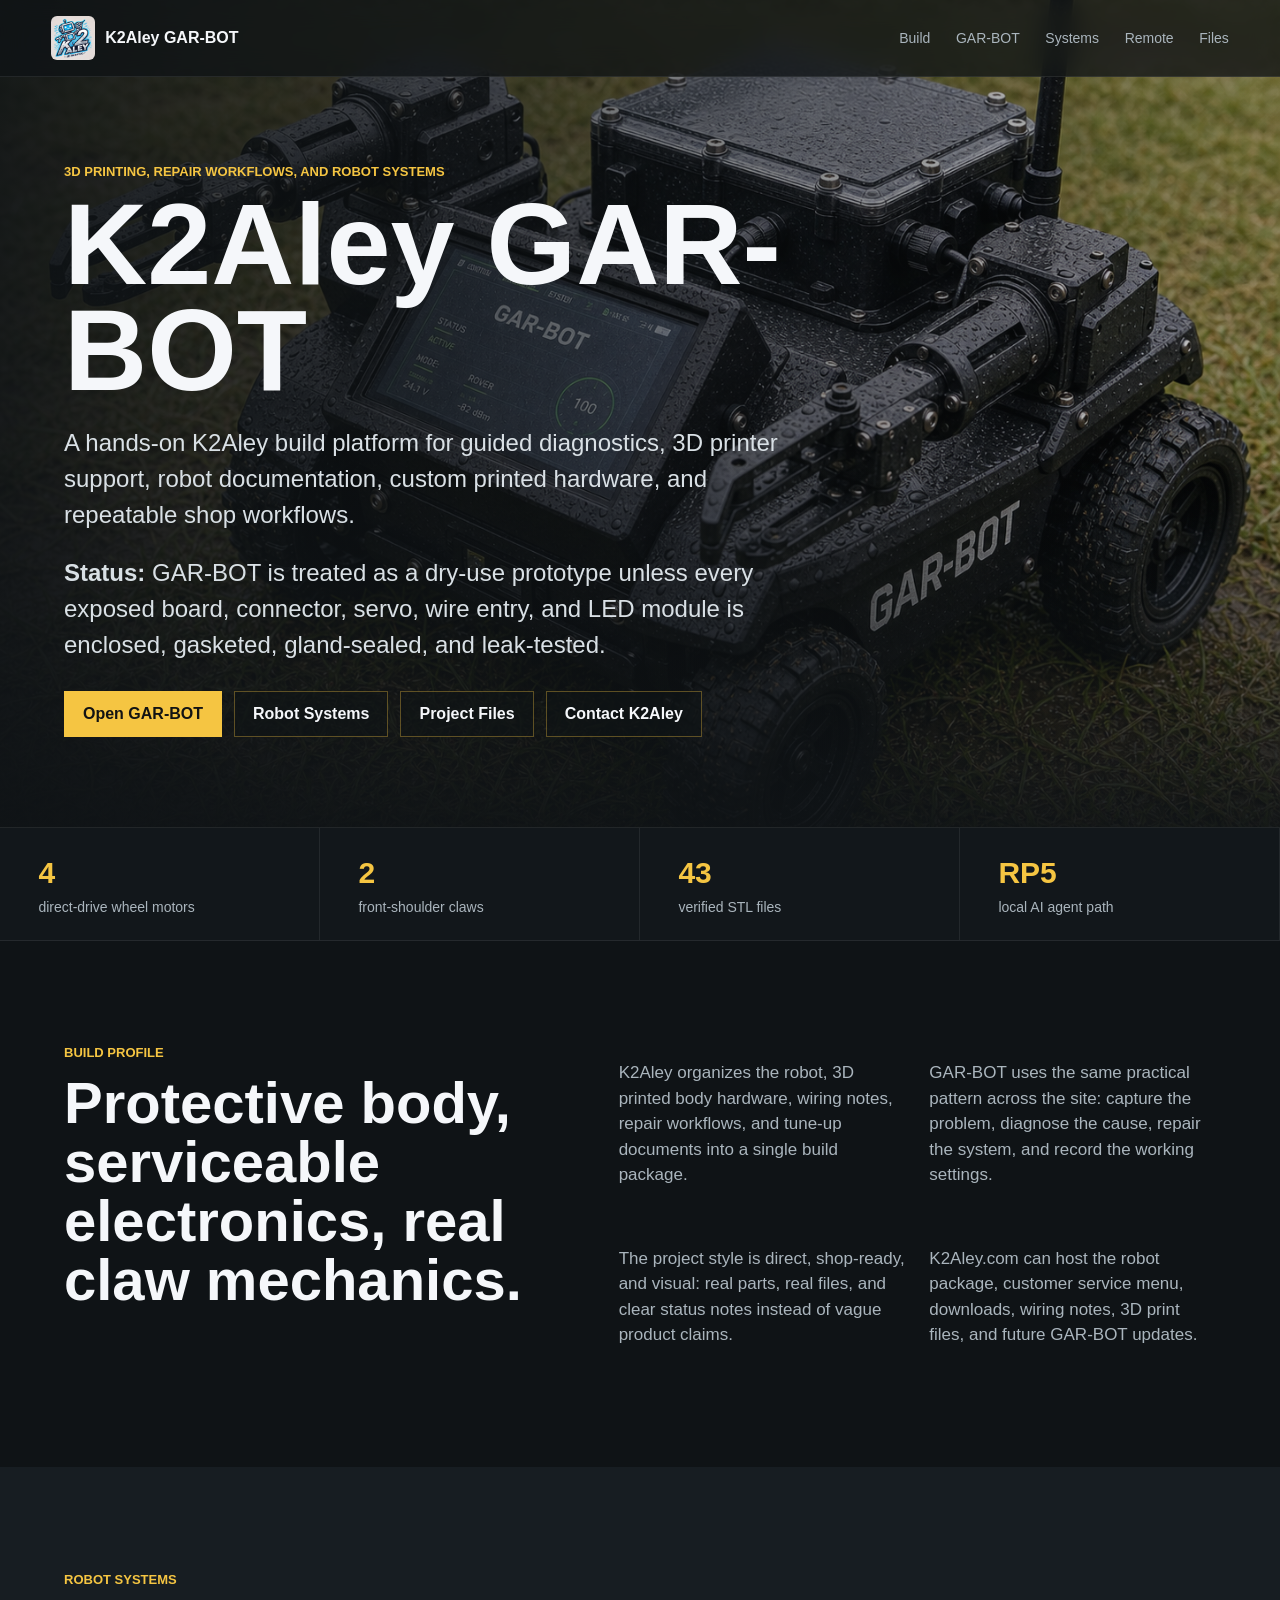
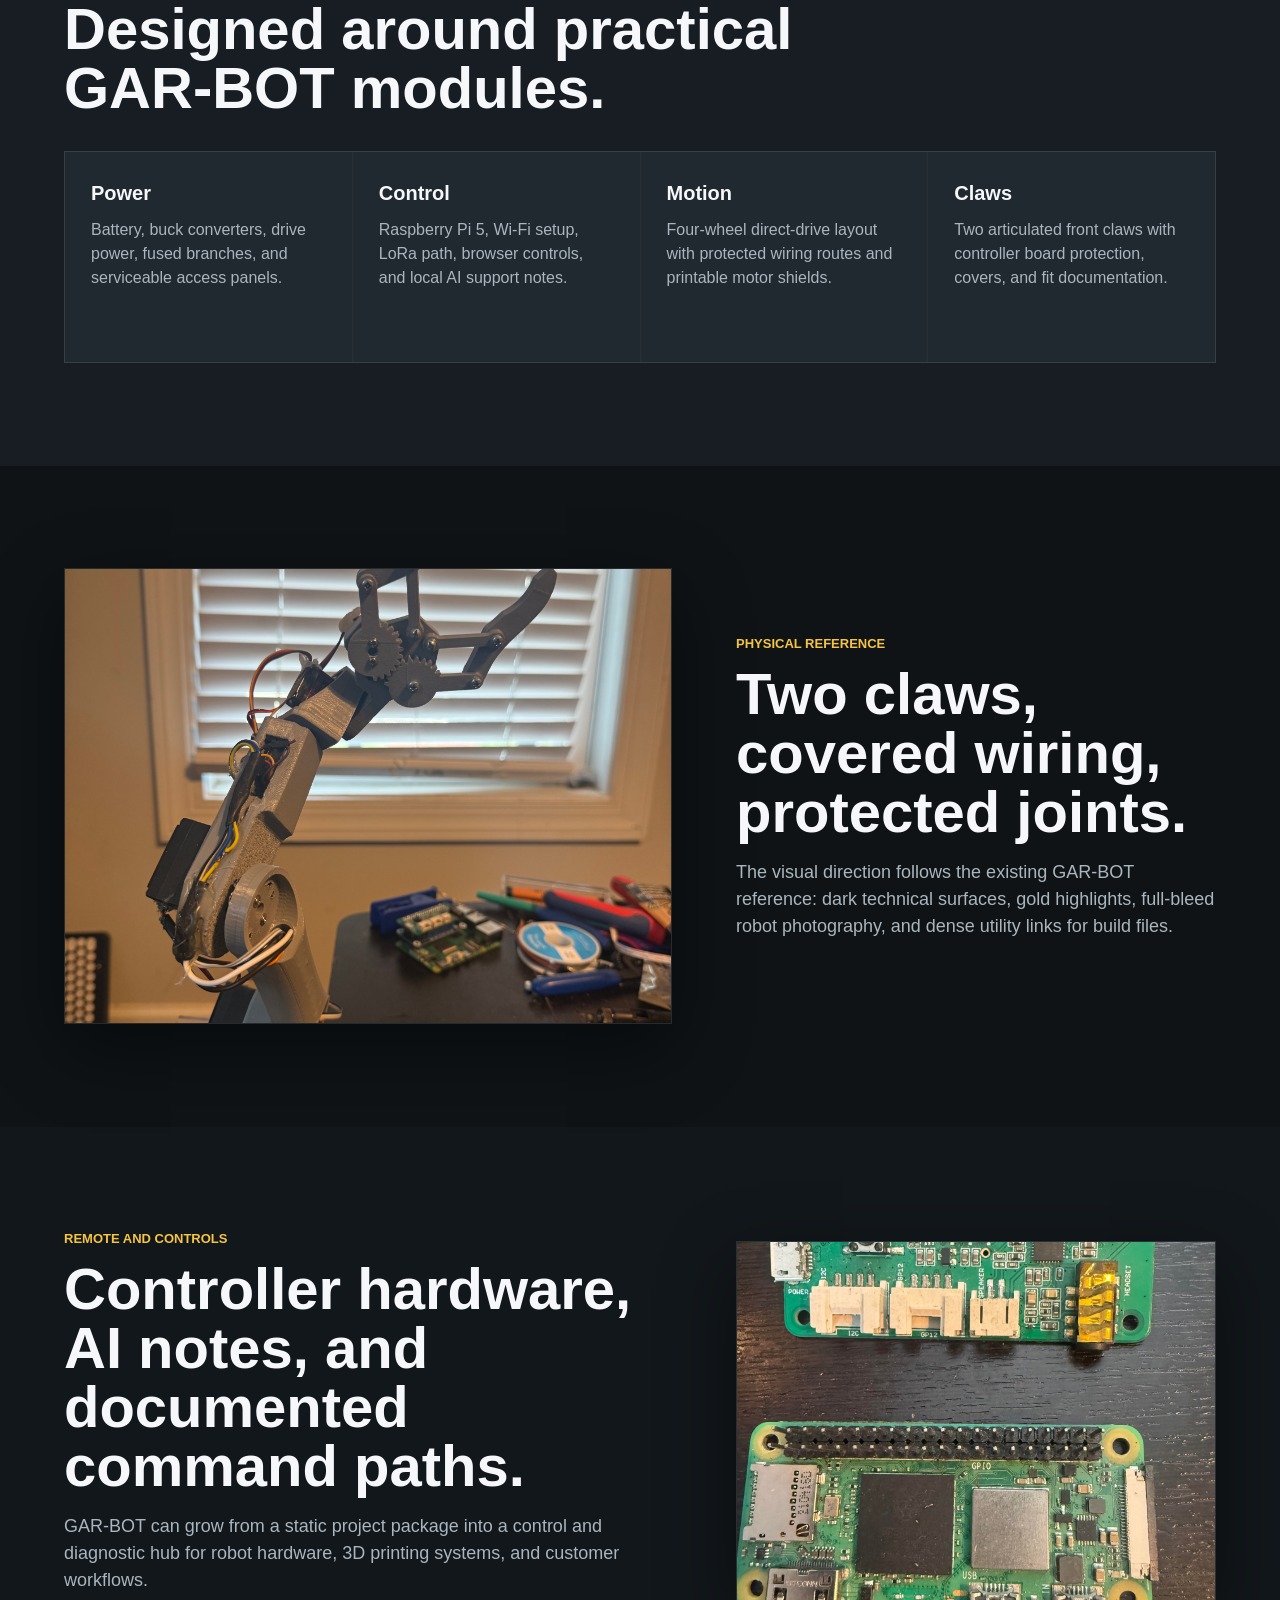
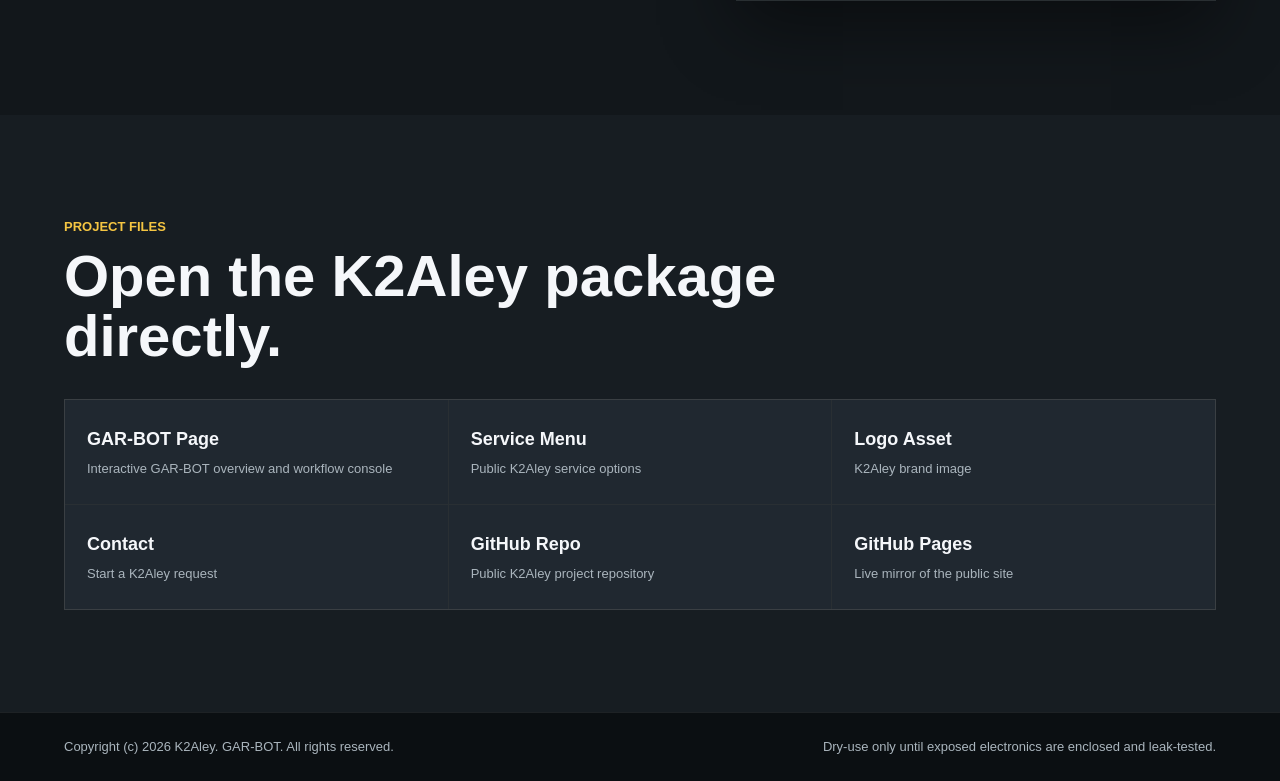
<file: index.html>
<!doctype html>
<html lang="en">
  <head>
    <meta charset="utf-8">
    <meta name="viewport" content="width=device-width, initial-scale=1">
    <meta name="description" content="K2Aley GAR-BOT: a practical 3D printing, repair, automation, and robot build platform from K2Aley LLC.">
    <link rel="canonical" href="https://K2Aley.com/">
    <title>K2Aley GAR-BOT</title>
    <link rel="icon" type="image/png" href="assets/logoK2Aley.png">
    <link rel="apple-touch-icon" href="assets/logoK2Aley.png">
    <link rel="stylesheet" href="styles.css">
  </head>
  <body>
    <header class="site-header">
      <a class="brand" href="#top" aria-label="K2Aley GAR-BOT home">
        <img class="brand-logo" src="assets/logoK2Aley.png" alt="">
        <span>K2Aley GAR-BOT</span>
      </a>
      <nav aria-label="Primary navigation">
        <a href="#build">Build</a>
        <a href="GAR-BOT/">GAR-BOT</a>
        <a href="#systems">Systems</a>
        <a href="#remote">Remote</a>
        <a href="#files">Files</a>
      </nav>
    </header>

    <main id="top">
      <section class="hero" aria-labelledby="hero-title">
        <img src="assets/garbot-two-claw.png" alt="K2Aley GAR-BOT two-claw rover prototype" class="hero-image">
        <div class="hero-shade"></div>
        <div class="hero-content">
          <p class="eyebrow">3D printing, repair workflows, and robot systems</p>
          <h1 id="hero-title">K2Aley GAR-BOT</h1>
          <p class="hero-copy">
            A hands-on K2Aley build platform for guided diagnostics, 3D printer support, robot documentation,
            custom printed hardware, and repeatable shop workflows.
          </p>
          <p class="hero-copy">
            <strong>Status:</strong> GAR-BOT is treated as a dry-use prototype unless every exposed board,
            connector, servo, wire entry, and LED module is enclosed, gasketed, gland-sealed, and leak-tested.
          </p>
          <div class="hero-actions" aria-label="Featured project links">
            <a class="button primary" href="GAR-BOT/">Open GAR-BOT</a>
            <a class="button secondary" href="#systems">Robot Systems</a>
            <a class="button secondary" href="#files">Project Files</a>
            <a class="button secondary" href="mailto:hello@k2aley.com">Contact K2Aley</a>
          </div>
        </div>
      </section>

      <section class="status-strip" aria-label="Project highlights">
        <div><strong>4</strong><span>direct-drive wheel motors</span></div>
        <div><strong>2</strong><span>front-shoulder claws</span></div>
        <div><strong>43</strong><span>verified STL files</span></div>
        <div><strong>RP5</strong><span>local AI agent path</span></div>
      </section>

      <section id="build" class="section split">
        <div>
          <p class="eyebrow">Build Profile</p>
          <h2>Protective body, serviceable electronics, real claw mechanics.</h2>
        </div>
        <div class="copy-grid">
          <p>
            K2Aley organizes the robot, 3D printed body hardware, wiring notes, repair workflows,
            and tune-up documents into a single build package.
          </p>
          <p>
            GAR-BOT uses the same practical pattern across the site: capture the problem,
            diagnose the cause, repair the system, and record the working settings.
          </p>
          <p>
            The project style is direct, shop-ready, and visual: real parts, real files,
            and clear status notes instead of vague product claims.
          </p>
          <p>
            K2Aley.com can host the robot package, customer service menu, downloads,
            wiring notes, 3D print files, and future GAR-BOT updates.
          </p>
        </div>
      </section>

      <section id="systems" class="section systems" aria-labelledby="systems-title">
        <div class="section-heading">
          <p class="eyebrow">Robot Systems</p>
          <h2 id="systems-title">Designed around practical GAR-BOT modules.</h2>
        </div>
        <div class="system-grid">
          <article>
            <h3>Power</h3>
            <p>Battery, buck converters, drive power, fused branches, and serviceable access panels.</p>
          </article>
          <article>
            <h3>Control</h3>
            <p>Raspberry Pi 5, Wi-Fi setup, LoRa path, browser controls, and local AI support notes.</p>
          </article>
          <article>
            <h3>Motion</h3>
            <p>Four-wheel direct-drive layout with protected wiring routes and printable motor shields.</p>
          </article>
          <article>
            <h3>Claws</h3>
            <p>Two articulated front claws with controller board protection, covers, and fit documentation.</p>
          </article>
        </div>
      </section>

      <section class="section image-band" aria-label="Two claw reference">
        <img src="assets/claw-reference.jpeg" alt="Physical two-claw mechanism reference">
        <div>
          <p class="eyebrow">Physical Reference</p>
          <h2>Two claws, covered wiring, protected joints.</h2>
          <p>
            The visual direction follows the existing GAR-BOT reference: dark technical surfaces,
            gold highlights, full-bleed robot photography, and dense utility links for build files.
          </p>
        </div>
      </section>

      <section id="remote" class="section image-band reverse" aria-label="Remote transmitter">
        <img src="assets/remote-transmitter.jpg" alt="Raspberry Pi Zero 2 W and Pico Voice remote transmitter board">
        <div>
          <p class="eyebrow">Remote and Controls</p>
          <h2>Controller hardware, AI notes, and documented command paths.</h2>
          <p>
            GAR-BOT can grow from a static project package into a control and diagnostic hub
            for robot hardware, 3D printing systems, and customer workflows.
          </p>
        </div>
      </section>

      <section id="files" class="section files">
        <div class="section-heading">
          <p class="eyebrow">Project Files</p>
          <h2>Open the K2Aley package directly.</h2>
        </div>
        <div class="file-list">
          <a href="GAR-BOT/"><span>GAR-BOT Page</span><small>Interactive GAR-BOT overview and workflow console</small></a>
          <a href="docs/service-menu.md"><span>Service Menu</span><small>Public K2Aley service options</small></a>
          <a href="k2aley-logo.png"><span>Logo Asset</span><small>K2Aley brand image</small></a>
          <a href="mailto:hello@k2aley.com"><span>Contact</span><small>Start a K2Aley request</small></a>
          <a href="https://github.com/alexgarnes/K2Aley"><span>GitHub Repo</span><small>Public K2Aley project repository</small></a>
          <a href="https://alexgarnes.github.io/K2Aley/"><span>GitHub Pages</span><small>Live mirror of the public site</small></a>
        </div>
      </section>
    </main>

    <footer>
      <span>Copyright (c) 2026 K2Aley. GAR-BOT. All rights reserved.</span>
      <span>Dry-use only until exposed electronics are enclosed and leak-tested.</span>
    </footer>
  </body>
</html>
</file>
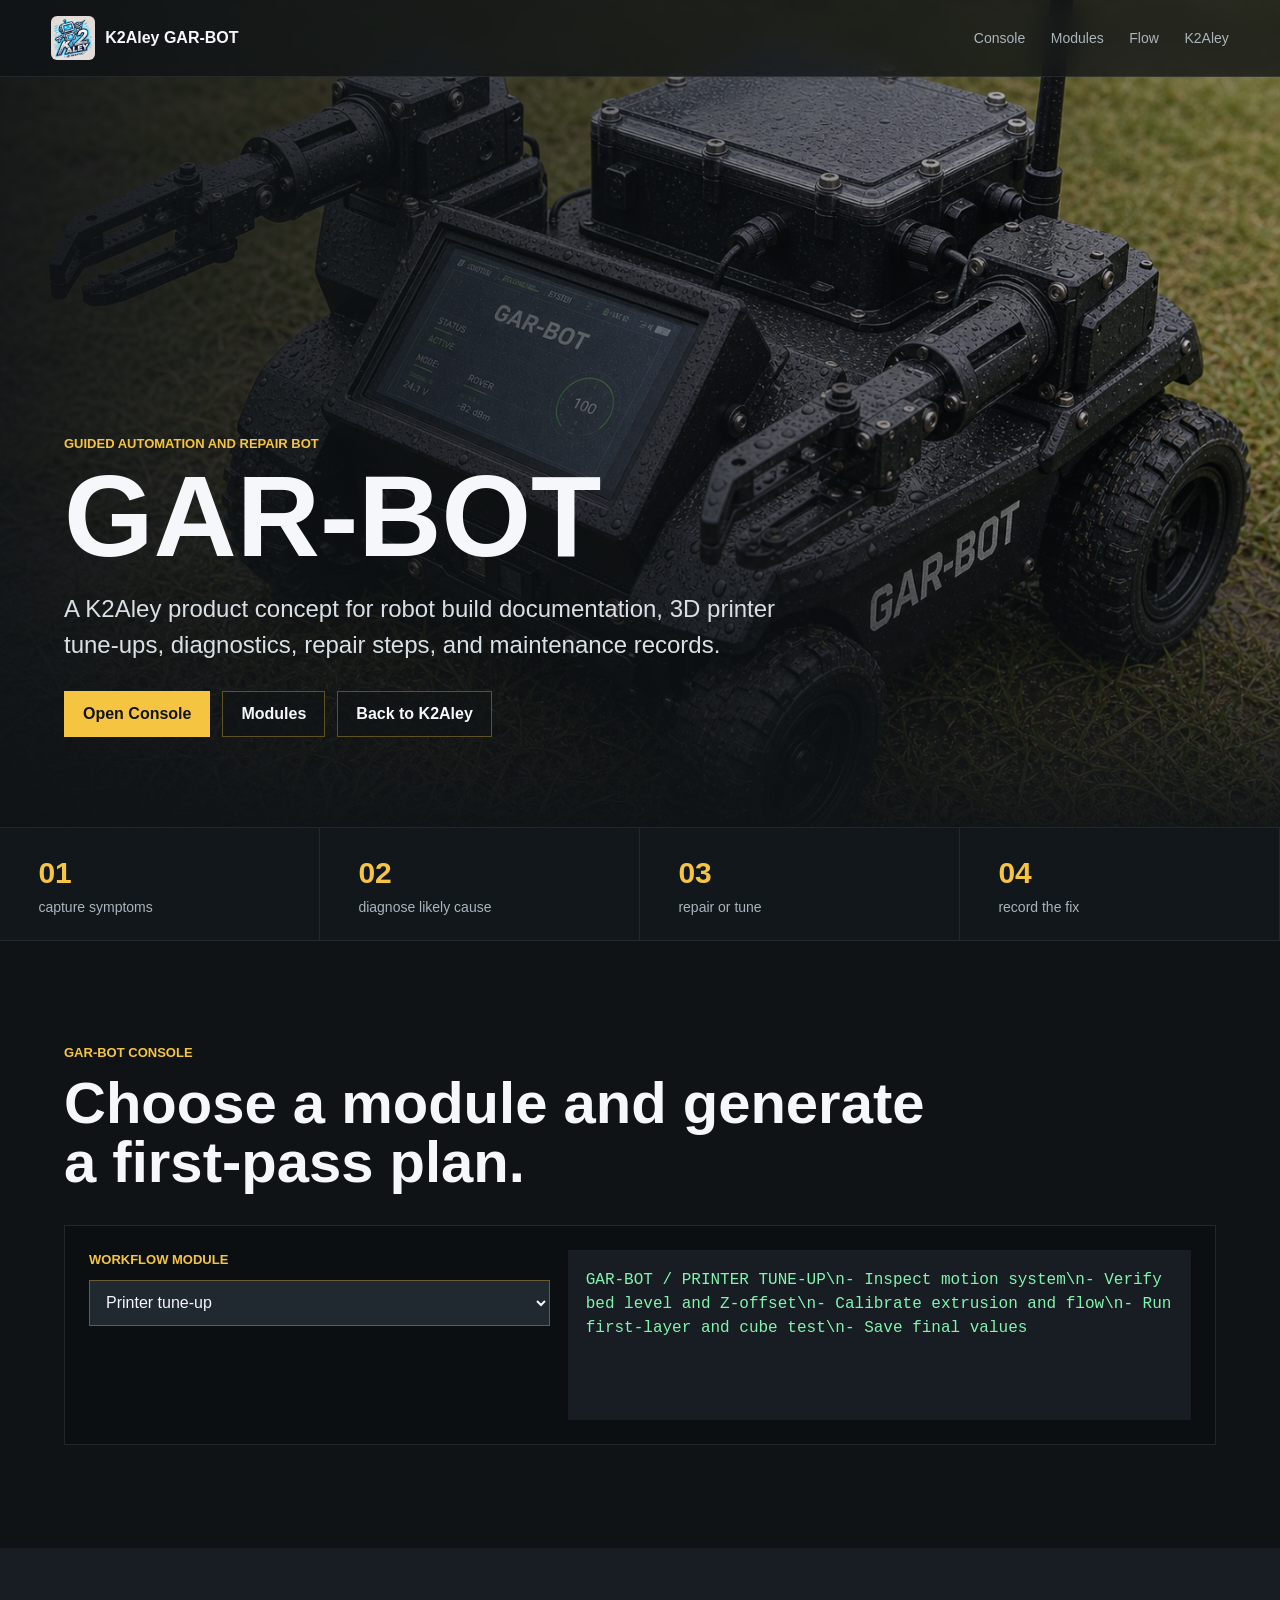
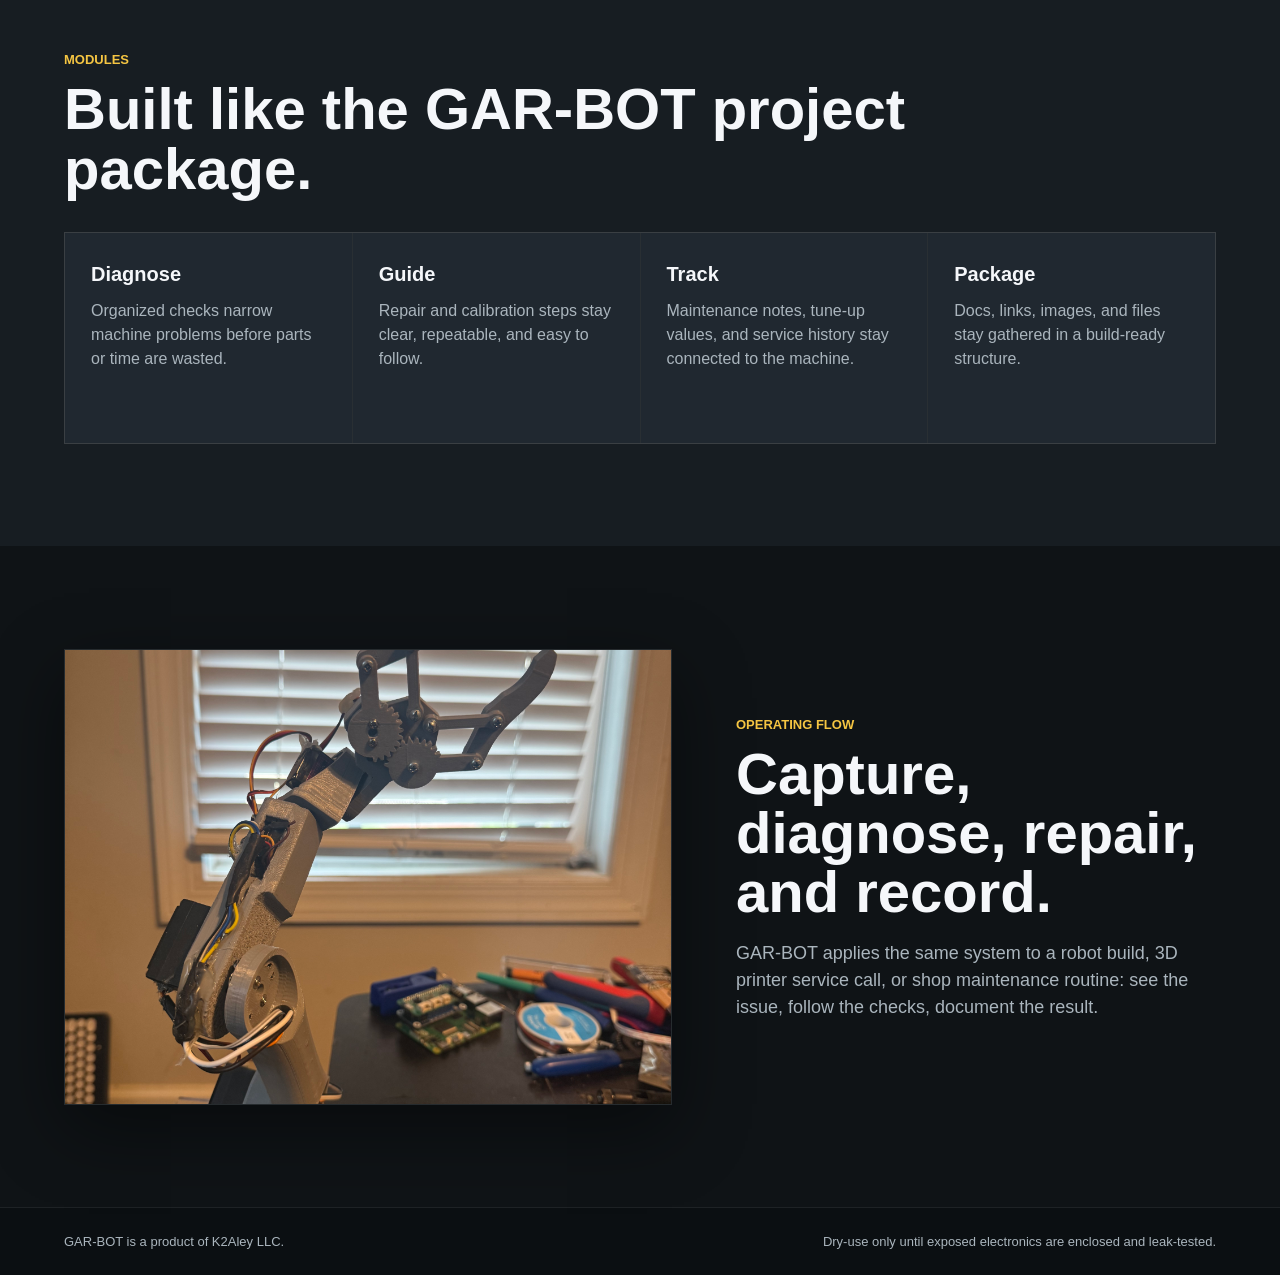
<file: GAR-BOT/index.html>
<!doctype html>
<html lang="en">
  <head>
    <meta charset="utf-8">
    <meta name="viewport" content="width=device-width, initial-scale=1">
    <meta name="description" content="GAR-BOT is K2Aley's guided automation and repair bot for robot diagnostics, 3D printing support, tune-ups, and shop workflows.">
    <title>GAR-BOT | K2Aley</title>
    <link rel="icon" type="image/png" href="../assets/logoK2Aley.png">
    <link rel="stylesheet" href="../styles.css">
  </head>
  <body>
    <header class="site-header">
      <a class="brand" href="../index.html" aria-label="Back to K2Aley home">
        <img class="brand-logo" src="../assets/logoK2Aley.png" alt="">
        <span>K2Aley GAR-BOT</span>
      </a>
      <nav aria-label="Primary navigation">
        <a href="#console">Console</a>
        <a href="#modules">Modules</a>
        <a href="#flow">Flow</a>
        <a href="../index.html">K2Aley</a>
      </nav>
    </header>

    <main id="top">
      <section class="hero" aria-labelledby="hero-title">
        <img src="../assets/garbot-two-claw.png" alt="GAR-BOT two-claw rover prototype" class="hero-image">
        <div class="hero-shade"></div>
        <div class="hero-content">
          <p class="eyebrow">Guided Automation and Repair Bot</p>
          <h1 id="hero-title">GAR-BOT</h1>
          <p class="hero-copy">
            A K2Aley product concept for robot build documentation, 3D printer tune-ups,
            diagnostics, repair steps, and maintenance records.
          </p>
          <div class="hero-actions">
            <a class="button primary" href="#console">Open Console</a>
            <a class="button secondary" href="#modules">Modules</a>
            <a class="button secondary" href="../index.html">Back to K2Aley</a>
          </div>
        </div>
      </section>

      <section class="status-strip" aria-label="GAR-BOT highlights">
        <div><strong>01</strong><span>capture symptoms</span></div>
        <div><strong>02</strong><span>diagnose likely cause</span></div>
        <div><strong>03</strong><span>repair or tune</span></div>
        <div><strong>04</strong><span>record the fix</span></div>
      </section>

      <section id="console" class="section">
        <div class="section-heading">
          <p class="eyebrow">GAR-BOT Console</p>
          <h2>Choose a module and generate a first-pass plan.</h2>
        </div>
        <div class="console">
          <div>
            <label for="module">Workflow module</label>
            <select id="module">
              <option value="tune">Printer tune-up</option>
              <option value="repair">Repair documentation</option>
              <option value="maintenance">Maintenance tracker</option>
              <option value="automation">Automation workflow</option>
            </select>
          </div>
          <div class="terminal" id="terminal" aria-live="polite"></div>
        </div>
      </section>

      <section id="modules" class="section systems">
        <div class="section-heading">
          <p class="eyebrow">Modules</p>
          <h2>Built like the GAR-BOT project package.</h2>
        </div>
        <div class="system-grid">
          <article><h3>Diagnose</h3><p>Organized checks narrow machine problems before parts or time are wasted.</p></article>
          <article><h3>Guide</h3><p>Repair and calibration steps stay clear, repeatable, and easy to follow.</p></article>
          <article><h3>Track</h3><p>Maintenance notes, tune-up values, and service history stay connected to the machine.</p></article>
          <article><h3>Package</h3><p>Docs, links, images, and files stay gathered in a build-ready structure.</p></article>
        </div>
      </section>

      <section id="flow" class="section image-band">
        <img src="../assets/claw-reference.jpeg" alt="Two-claw mechanism reference">
        <div>
          <p class="eyebrow">Operating Flow</p>
          <h2>Capture, diagnose, repair, and record.</h2>
          <p>
            GAR-BOT applies the same system to a robot build, 3D printer service call,
            or shop maintenance routine: see the issue, follow the checks, document the result.
          </p>
        </div>
      </section>
    </main>

    <footer>
      <span>GAR-BOT is a product of K2Aley LLC.</span>
      <span>Dry-use only until exposed electronics are enclosed and leak-tested.</span>
    </footer>

    <script>
      const plans = {
        tune: "GAR-BOT / PRINTER TUNE-UP\\n- Inspect motion system\\n- Verify bed level and Z-offset\\n- Calibrate extrusion and flow\\n- Run first-layer and cube test\\n- Save final values",
        repair: "GAR-BOT / REPAIR DOCUMENTATION\\n- Record symptom and machine state\\n- Capture photos or notes\\n- Write diagnostic decision path\\n- Document repair steps\\n- Add verification test",
        maintenance: "GAR-BOT / MAINTENANCE TRACKER\\n- Log service date\\n- Check belts, wheels, hotend, and fans\\n- Record worn parts\\n- Schedule next service\\n- Store calibration notes",
        automation: "GAR-BOT / AUTOMATION WORKFLOW\\n- Map repeated task\\n- Identify trigger and inputs\\n- Define outputs\\n- Build checklist or script path\\n- Test and revise"
      };
      const moduleSelect = document.querySelector("#module");
      const terminal = document.querySelector("#terminal");
      function renderPlan() {
        terminal.textContent = plans[moduleSelect.value];
      }
      moduleSelect.addEventListener("change", renderPlan);
      renderPlan();
    </script>
  </body>
</html>
</file>
<file: styles.css>
:root {
  color-scheme: dark;
  --bg: #0f1316;
  --panel: #171d22;
  --panel-2: #202830;
  --text: #f5f7fa;
  --muted: #aab5bd;
  --gold: #f5c542;
  --line: rgba(245, 197, 66, 0.34);
  --soft-line: rgba(245, 247, 250, 0.08);
  --shadow: rgba(0, 0, 0, 0.45);
}

* { box-sizing: border-box; }
html { scroll-behavior: smooth; }

body {
  margin: 0;
  font-family: Arial, Helvetica, sans-serif;
  background: var(--bg);
  color: var(--text);
  line-height: 1.5;
}

a { color: inherit; text-decoration: none; }

.site-header {
  position: fixed;
  z-index: 10;
  top: 0;
  left: 0;
  right: 0;
  display: flex;
  align-items: center;
  justify-content: space-between;
  gap: 24px;
  padding: 16px clamp(18px, 4vw, 54px);
  background: rgba(15, 19, 22, 0.76);
  border-bottom: 1px solid var(--soft-line);
  backdrop-filter: blur(14px);
}

.brand {
  display: inline-flex;
  align-items: center;
  gap: 10px;
  font-weight: 800;
  white-space: nowrap;
}

.brand-logo {
  width: 44px;
  height: 44px;
  object-fit: contain;
  border-radius: 6px;
}

nav {
  display: flex;
  gap: clamp(12px, 2vw, 28px);
  color: var(--muted);
  font-size: 14px;
}

nav a:hover,
.file-list a:hover span { color: var(--gold); }

.hero {
  position: relative;
  min-height: 92vh;
  display: flex;
  align-items: flex-end;
  overflow: hidden;
  border-bottom: 1px solid var(--soft-line);
}

.hero-image {
  position: absolute;
  inset: 0;
  width: 100%;
  height: 100%;
  object-fit: cover;
  object-position: center;
}

.hero-shade {
  position: absolute;
  inset: 0;
  background:
    linear-gradient(90deg, rgba(15, 19, 22, 0.94) 0%, rgba(15, 19, 22, 0.58) 48%, rgba(15, 19, 22, 0.18) 100%),
    linear-gradient(0deg, rgba(15, 19, 22, 0.92) 0%, rgba(15, 19, 22, 0) 45%);
}

.hero-content {
  position: relative;
  width: min(820px, calc(100% - 32px));
  margin: 0 clamp(18px, 5vw, 72px) 10vh;
}

.eyebrow {
  margin: 0 0 10px;
  color: var(--gold);
  font-size: 13px;
  font-weight: 800;
  text-transform: uppercase;
}

h1, h2, h3, p { letter-spacing: 0; }

h1 {
  margin: 0;
  font-size: clamp(54px, 9vw, 116px);
  line-height: 0.92;
}

h2 {
  margin: 0;
  font-size: clamp(30px, 5vw, 58px);
  line-height: 1.02;
}

h3 {
  margin: 0 0 10px;
  font-size: 20px;
}

.hero-copy {
  max-width: 720px;
  margin: 22px 0 0;
  color: #d9e0e5;
  font-size: clamp(18px, 2.2vw, 24px);
}

.hero-actions {
  display: flex;
  flex-wrap: wrap;
  gap: 12px;
  margin-top: 28px;
}

.button {
  display: inline-flex;
  align-items: center;
  justify-content: center;
  min-height: 46px;
  padding: 0 18px;
  border: 1px solid var(--line);
  font-weight: 800;
}

.button.primary {
  background: var(--gold);
  color: #121313;
}

.button.secondary {
  background: rgba(15, 19, 22, 0.58);
}

.status-strip {
  display: grid;
  grid-template-columns: repeat(4, 1fr);
  border-bottom: 1px solid var(--soft-line);
  background: #12171b;
}

.status-strip div {
  min-height: 110px;
  display: grid;
  align-content: center;
  gap: 2px;
  padding: 22px clamp(16px, 3vw, 44px);
  border-right: 1px solid var(--soft-line);
}

.status-strip strong {
  color: var(--gold);
  font-size: 30px;
}

.status-strip span {
  color: var(--muted);
  font-size: 14px;
}

.section {
  padding: clamp(56px, 8vw, 104px) clamp(18px, 5vw, 72px);
}

.split {
  display: grid;
  grid-template-columns: minmax(260px, 0.8fr) minmax(300px, 1fr);
  gap: clamp(32px, 6vw, 84px);
  align-items: start;
}

.copy-grid {
  display: grid;
  grid-template-columns: repeat(2, minmax(0, 1fr));
  gap: 24px;
  color: var(--muted);
  font-size: 17px;
}

.section-heading {
  max-width: 880px;
  margin-bottom: 34px;
}

.systems,
.files { background: var(--panel); }

.system-grid {
  display: grid;
  grid-template-columns: repeat(4, minmax(0, 1fr));
  gap: 1px;
  background: var(--soft-line);
  border: 1px solid var(--soft-line);
}

.system-grid article {
  min-height: 210px;
  padding: 26px;
  background: var(--panel-2);
}

.system-grid p {
  margin: 0;
  color: var(--muted);
}

.image-band {
  display: grid;
  grid-template-columns: minmax(280px, 0.95fr) minmax(280px, 0.75fr);
  gap: clamp(28px, 5vw, 72px);
  align-items: center;
}

.image-band.reverse { background: #12171b; }
.image-band.reverse img { order: 2; }

.image-band img {
  width: 100%;
  aspect-ratio: 4 / 3;
  object-fit: cover;
  border: 1px solid rgba(245, 247, 250, 0.1);
  box-shadow: 0 24px 70px var(--shadow);
}

.image-band p:not(.eyebrow) {
  color: var(--muted);
  font-size: 18px;
}

.file-list {
  display: grid;
  grid-template-columns: repeat(3, minmax(0, 1fr));
  gap: 1px;
  background: var(--soft-line);
  border: 1px solid var(--soft-line);
}

.file-list a {
  min-height: 104px;
  display: grid;
  align-content: center;
  gap: 6px;
  padding: 22px;
  background: var(--panel-2);
}

.file-list span {
  font-weight: 800;
  font-size: 18px;
}

.file-list small {
  color: var(--muted);
  font-size: 13px;
}

.console {
  border: 1px solid rgba(245, 247, 250, 0.1);
  background: #0b0f12;
  padding: 24px;
  display: grid;
  grid-template-columns: 0.85fr 1.15fr;
  gap: 18px;
}

.console label {
  display: block;
  margin: 0 0 10px;
  color: var(--gold);
  font-weight: 800;
  text-transform: uppercase;
  font-size: 13px;
}

select {
  width: 100%;
  min-height: 46px;
  border: 1px solid var(--line);
  background: var(--panel-2);
  color: var(--text);
  padding: 0 12px;
  font-size: 16px;
}

.terminal {
  min-height: 170px;
  padding: 18px;
  background: var(--panel);
  color: #84f3af;
  font-family: "Courier New", monospace;
  white-space: pre-line;
}

footer {
  display: flex;
  justify-content: space-between;
  gap: 20px;
  padding: 24px clamp(18px, 5vw, 72px);
  color: var(--muted);
  background: #0b0f12;
  border-top: 1px solid var(--soft-line);
  font-size: 13px;
}

@media (max-width: 880px) {
  .site-header {
    position: absolute;
    align-items: flex-start;
    flex-direction: column;
    gap: 12px;
  }

  nav {
    width: 100%;
    flex-wrap: wrap;
    justify-content: flex-start;
  }

  .hero { min-height: 860px; }

  .status-strip,
  .split,
  .copy-grid,
  .system-grid,
  .image-band,
  .file-list,
  .console {
    grid-template-columns: 1fr;
  }

  .image-band.reverse img { order: 0; }

  footer { flex-direction: column; }
}

@media (max-width: 520px) {
  .brand { white-space: normal; }
  .hero-content { margin-bottom: 56px; }
  .button { width: 100%; }
}
</file>
